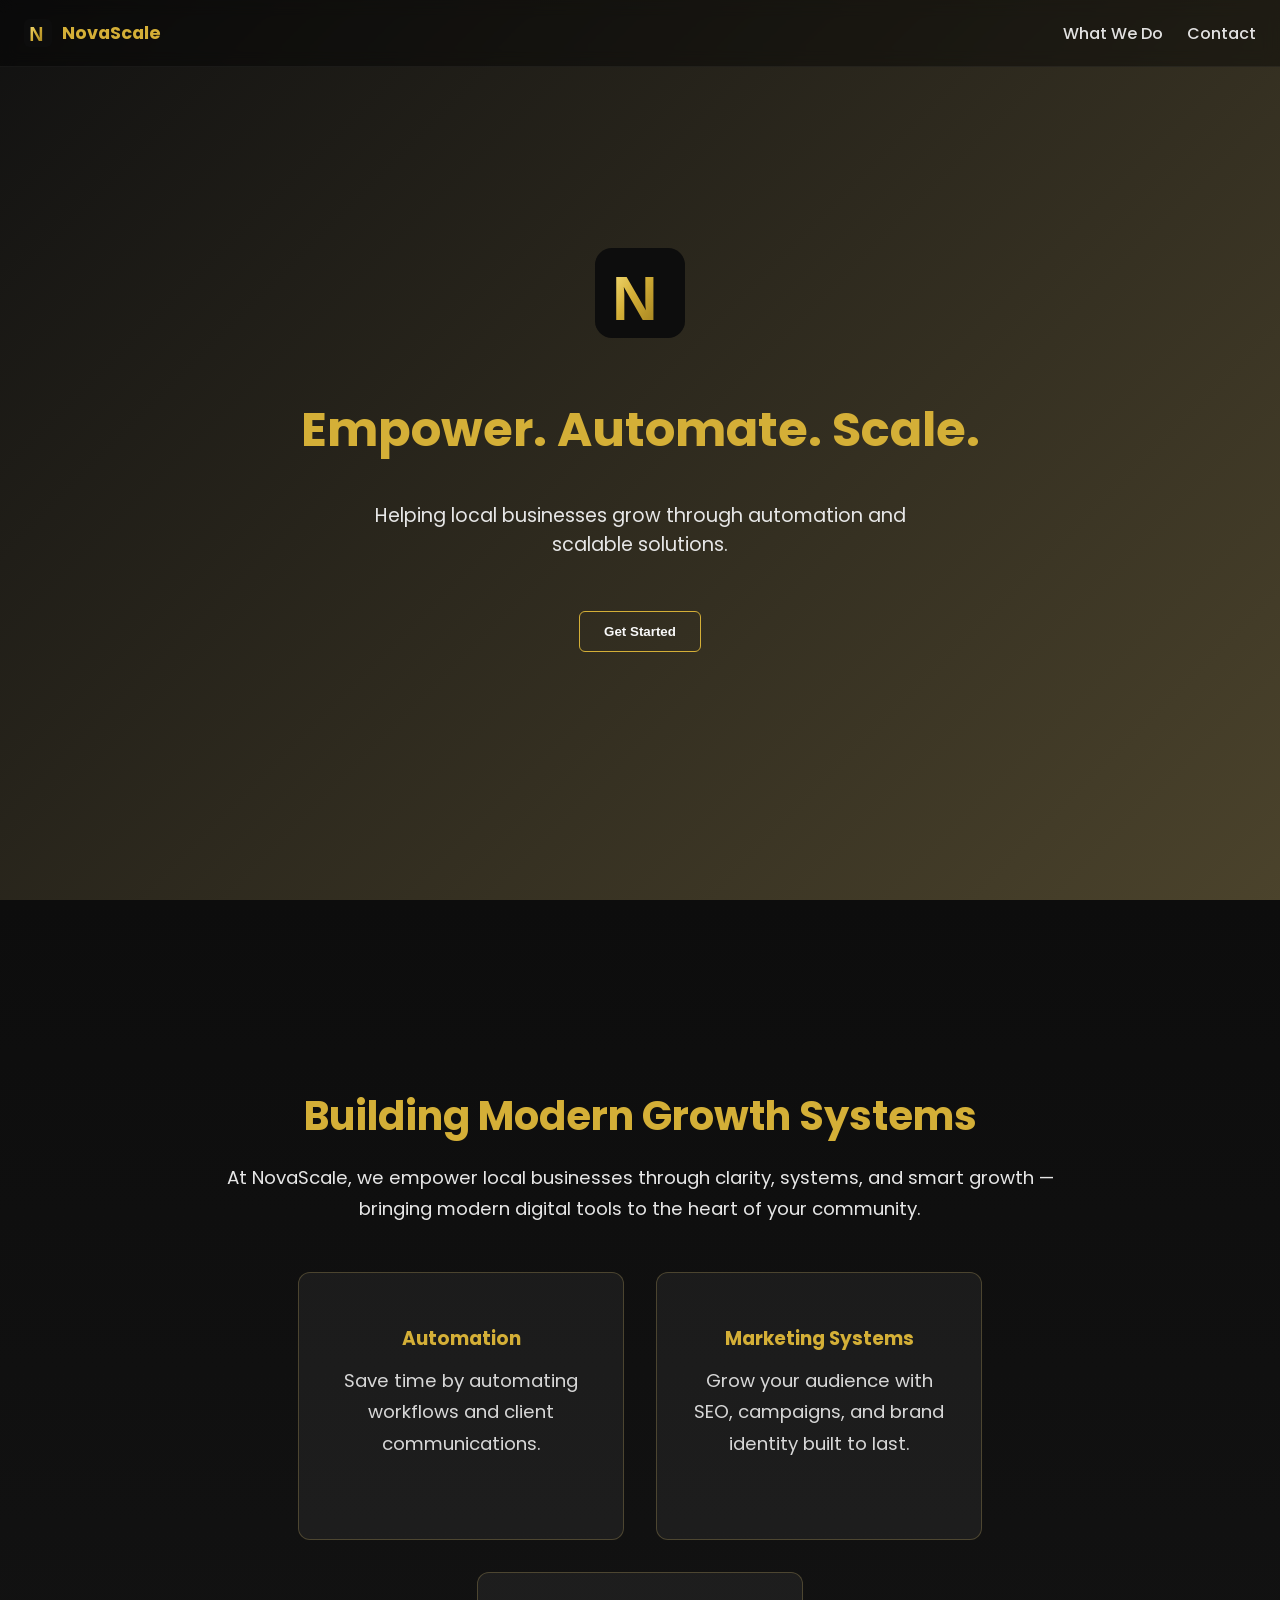
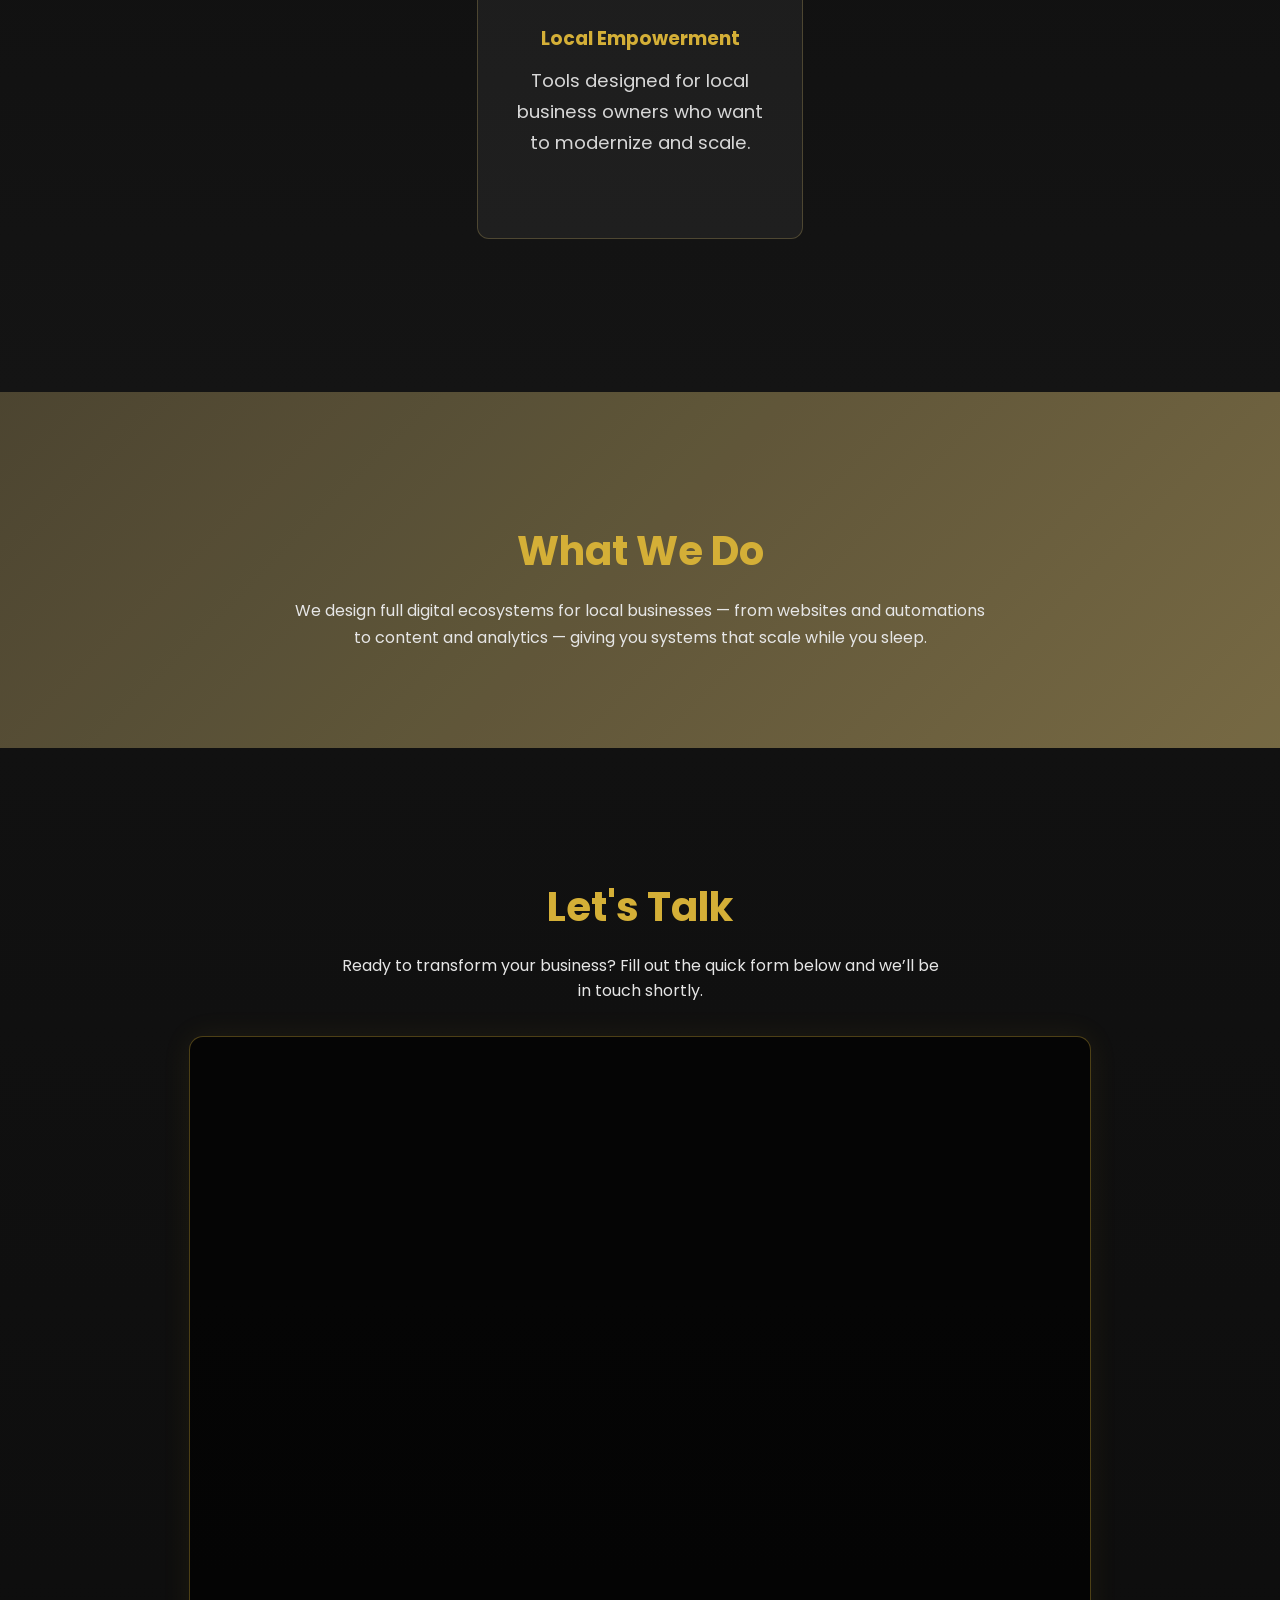
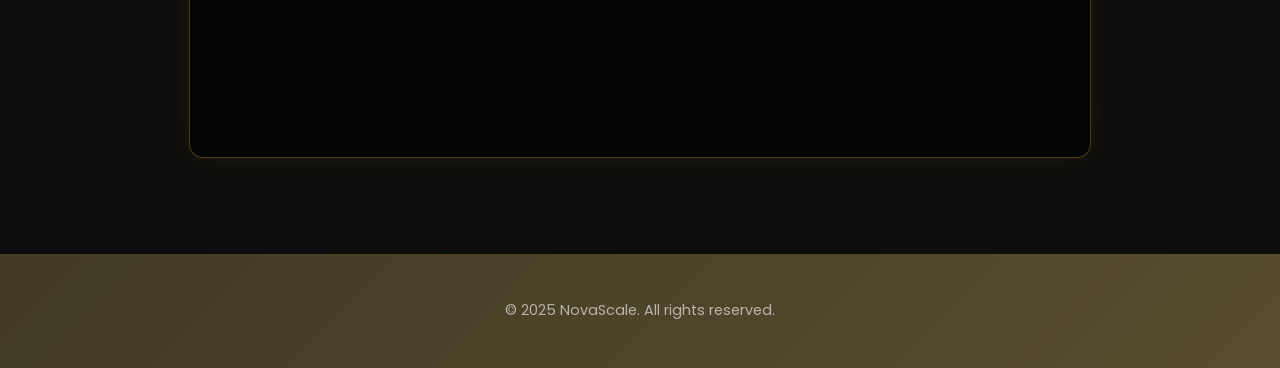
<file: index.html>
<!doctype html>
<html lang="en">
<head>
  <meta charset="utf-8" />
  <meta name="viewport" content="width=device-width, initial-scale=1" />
  <title>NovaScale — Empower. Automate. Scale Local.</title>
  <meta name="description" content="Helping local businesses modernize their workflows and digital presence with SEO, automation, AI, and social growth." />
  <link rel="icon" href="/logos/novascale_icon_n_gold.svg" type="image/svg+xml" />

  <!-- Fonts & Styles -->
  <link rel="preconnect" href="https://fonts.googleapis.com" />
  <link rel="preconnect" href="https://fonts.gstatic.com" crossorigin />
  <link href="https://fonts.googleapis.com/css2?family=Poppins:wght@400;600;700;800&display=swap" rel="stylesheet" />
  <link rel="stylesheet" href="/styles.css" />
  <style>html{scroll-behavior:smooth}</style>
</head>

<body>
  <!-- NAVBAR -->
  <header class="navbar">
    <div class="nav-logo">
      <img src="/logos/novascale_icon_n_gold.svg" alt="NovaScale logo" width="28" />
      <span>NovaScale</span>
    </div>
    <nav>
      <a href="#what-we-do">What We Do</a>
      <a href="#contact">Contact</a>
    </nav>
  </header>

  <!-- HERO -->
  <section class="hero" id="home">
    <img src="/logos/novascale_icon_n_gold.svg" alt="NovaScale logo" width="90" />
    <h1>Empower. Automate. Scale.</h1>
    <p>Helping local businesses grow through automation and scalable solutions.</p>
    <button onclick="document.getElementById('intro').scrollIntoView({behavior:'smooth'})">
      Get Started
    </button>
  </section>

  <!-- INTRO -->
  <section class="intro" id="intro">
    <div class="intro-content">
      <h2>Building Modern Growth Systems</h2>
      <p>
        At NovaScale, we empower local businesses through clarity, systems, and smart growth — bringing modern digital tools to the heart of your community.
      </p>
      <div class="intro-grid">
        <div class="intro-card">
          <h3>Automation</h3>
          <p>Save time by automating workflows and client communications.</p>
        </div>
        <div class="intro-card">
          <h3>Marketing Systems</h3>
          <p>Grow your audience with SEO, campaigns, and brand identity built to last.</p>
        </div>
        <div class="intro-card">
          <h3>Local Empowerment</h3>
          <p>Tools designed for local business owners who want to modernize and scale.</p>
        </div>
      </div>
    </div>
  </section>

  <!-- WHAT WE DO -->
  <section id="what-we-do" class="what-we-do">
    <h2>What We Do</h2>
    <p>
      We design full digital ecosystems for local businesses — from websites and automations to content and analytics — giving you systems that scale while you sleep.
    </p>
  </section>

  <!-- CONTACT -->
  <section id="contact" class="contact">
    <h2>Let's Talk</h2>
    <p>Ready to transform your business? Fill out the quick form below and we’ll be in touch shortly.</p>
    <div class="form-container">
      <iframe
        class="airtable-embed"
        src="https://airtable.com/embed/app2h3HVTzZEKZHPD/pagJhru7hkBSSEQ2Q/form?backgroundColor=black"
        frameborder="0"
        onmousewheel=""
        width="100%"
        height="720"
        style="background:rgba(0,0,0,0.65);border:1px solid rgba(212,175,55,0.35);border-radius:14px;box-shadow:0 0 30px rgba(212,175,55,0.08);"
      ></iframe>
    </div>
  </section>

  <!-- FOOTER -->
  <footer class="footer">
    <p>© 2025 NovaScale. All rights reserved.</p>
  </footer>

  <!-- Fade-in Script -->
  <script>
    const form = document.querySelector(".airtable-embed");
    window.addEventListener("scroll", () => {
      const rect = form.getBoundingClientRect();
      if (rect.top < window.innerHeight - 150) form.classList.add("visible");
    });
  </script>
</body>
</html>
</file>
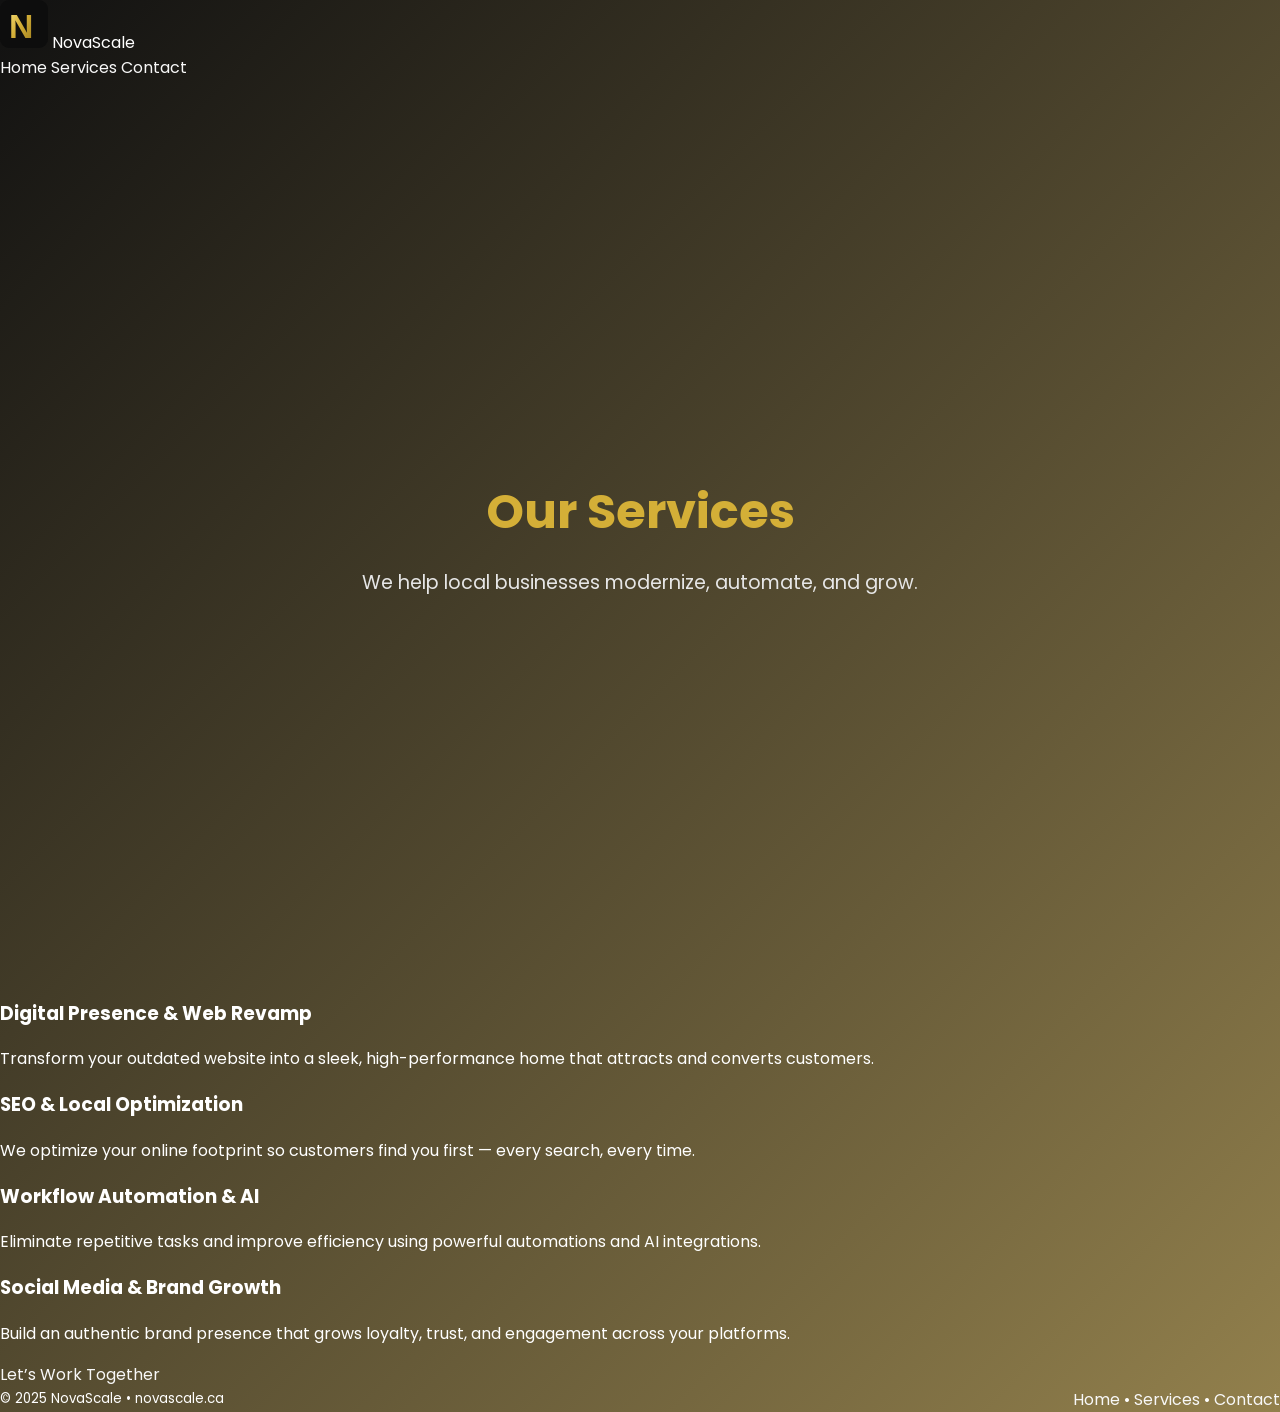
<file: services.html>
<!doctype html>
<html lang="en">
<head>
  <meta charset="utf-8">
  <meta name="viewport" content="width=device-width, initial-scale=1">
  <title>Services — NovaScale</title>
  <meta name="description" content="Our core services: web design, SEO, automation, and social growth.">

  <link rel="icon" href="/logos/novascale_icon_n_gold.svg" type="image/svg+xml">
  <link rel="preconnect" href="https://fonts.googleapis.com">
  <link rel="preconnect" href="https://fonts.gstatic.com" crossorigin>
  <link href="https://fonts.googleapis.com/css2?family=Poppins:wght@400;600;700;800&display=swap" rel="stylesheet">
  <link rel="stylesheet" href="/styles.css">
</head>

<body>
  <nav>
    <div class="container inner">
      <div class="brand">
        <img src="/logos/novascale_icon_n_gold.svg" alt="NovaScale N" width="48" height="48">
        <span>NovaScale</span>
      </div>
      <div class="links">
        <a href="index.html">Home</a>
        <a href="services.html" class="active">Services</a>
        <a href="index.html#contact">Contact</a>
      </div>
    </div>
  </nav>

  <header class="hero small">
    <div class="container center">
      <h1>Our Services</h1>
      <p>We help local businesses modernize, automate, and grow.</p>
    </div>
  </header>

  <main>
    <section class="section">
      <div class="container cards">
        <div class="card">
          <h3>Digital Presence & Web Revamp</h3>
          <p>Transform your outdated website into a sleek, high-performance home that attracts and converts customers.</p>
        </div>
        <div class="card">
          <h3>SEO & Local Optimization</h3>
          <p>We optimize your online footprint so customers find you first — every search, every time.</p>
        </div>
        <div class="card">
          <h3>Workflow Automation & AI</h3>
          <p>Eliminate repetitive tasks and improve efficiency using powerful automations and AI integrations.</p>
        </div>
        <div class="card">
          <h3>Social Media & Brand Growth</h3>
          <p>Build an authentic brand presence that grows loyalty, trust, and engagement across your platforms.</p>
        </div>
      </div>
    </section>

    <section class="section center">
      <a class="button" href="index.html#contact">Let’s Work Together</a>
    </section>
  </main>

  <footer>
    <div class="container" style="display:flex;justify-content:space-between;align-items:center;gap:16px;flex-wrap:wrap">
      <small>© 2025 NovaScale • novascale.ca</small>
      <div><a href="index.html">Home</a> • <a href="services.html">Services</a> • <a href="index.html#contact">Contact</a></div>
    </div>
  </footer>
</body>
</html>
    </div>
  </footer>
</body>
</html>
</file>
<file: styles.css>
/* ====== BASE STYLING ====== */
html, body {
  margin: 0;
  font-family: 'Poppins', sans-serif;
  color: white;
  background: linear-gradient(-45deg, #0d0d0d, #1a1a1a, #bda560, #111111);
  background-size: 400% 400%;
  animation: gradientMove 12s ease infinite;
  overflow-x: hidden;
}

@keyframes gradientMove {
  0% {background-position:0% 50%}
  50% {background-position:100% 50%}
  100% {background-position:0% 50%}
}

:root{
  --bg:#0D0D0D;
  --gold:#D4AF37;
  --silver:#E6E6E6;
  --white:#F8F8F8;
  --muted:#141414;
  --border:#2A2A2A;
}

a{text-decoration:none;color:var(--white);transition:.3s}
a:hover{color:var(--gold)}

/* ====== NAVBAR ====== */
.navbar {
  width: 100%;
  padding: 1.2rem 1.5rem; /* reduces horizontal padding equally */
  position: fixed;
  top: 0;
  left: 0;
  display: flex;
  justify-content: space-between;
  align-items: center;
  background: rgba(0, 0, 0, 0.4);
  backdrop-filter: blur(8px);
  -webkit-backdrop-filter: blur(8px);
  z-index: 1000;
  border-bottom: 1px solid rgba(255, 255, 255, 0.05);
  box-sizing: border-box; /* ensures padding doesn’t push content out */
}

.nav-logo {
  display: flex;
  align-items: center;
  gap: 0.6rem;
  font-weight: 700;
  color: var(--gold);
  font-size: 1.1rem;
}

.navbar nav {
  display: flex;
  justify-content: flex-end;
  align-items: center;
  gap: 1.5rem;
  flex-shrink: 1;
  flex-wrap: nowrap;
  min-width: 0;
}

@media (max-width: 768px) {
  .navbar nav {
    gap: 1rem;              /* tighter gap on small screens */
    padding-right: 1rem;
  }
}

.navbar nav a {
  font-weight: 500;
  opacity: 0.9;
  white-space: nowrap;
  text-align: right;
  flex-shrink: 0; /* prevents the link text from squishing */
}


.navbar nav a:hover {
  color: var(--gold);
  opacity: 1;
}

/* ====== HERO ====== */
.hero{
  height:100vh;
  display:flex;
  flex-direction:column;
  justify-content:center;
  align-items:center;
  text-align:center;
  color:var(--white);
  padding:0 1rem;
}
.hero img{width:90px;margin-bottom:1rem}
.hero h1{font-size:3rem;font-weight:700;color:var(--gold);margin-bottom:1rem}
.hero p{font-size:1.2rem;color:var(--silver);max-width:600px}
.hero button{
  margin-top:2rem;
  background:none;
  border:1px solid var(--gold);
  color:var(--white);
  padding:.75rem 1.5rem;
  font-weight:600;
  border-radius:6px;
  transition:all .3s ease;
  cursor:pointer;
}
.hero button:hover{
  background:var(--gold);
  color:var(--muted);
  transform:scale(1.05);
}

/* ====== INTRO ====== */
.intro{
  min-height:100vh;
  background:linear-gradient(180deg,#0d0d0d 0%,#141414 100%);
  display:flex;
  align-items:center;
  justify-content:center;
  padding:6rem 2rem;
  text-align:center;
}
.intro-content{max-width:900px}
.intro h2{font-size:2.5rem;color:var(--gold);margin-bottom:1rem}
.intro p{
  font-size:1.15rem;
  color:var(--silver);
  margin:0 auto 3rem;
  line-height:1.7;
}
.intro-grid{
  display:flex;
  justify-content:center;
  flex-wrap:wrap;
  gap:2rem;
}
.intro-card{
  background:rgba(255,255,255,.05);
  border:1px solid rgba(189,165,96,.3);
  border-radius:12px;
  padding:2rem;
  width:260px;
  transition:all .3s ease;
}
.intro-card:hover{
  transform:translateY(-10px);
  box-shadow:0 10px 25px rgba(189,165,96,.15);
}
.intro-card h3{color:var(--gold);margin-bottom:.75rem}
.intro-card p{color:var(--white);opacity:.85}

/* ====== WHAT WE DO ====== */
.what-we-do{
  padding:6rem 2rem;
  text-align:center;
  background:rgba(255,255,255,.03);
}
.what-we-do h2{font-size:2.5rem;color:var(--gold);margin-bottom:1rem}
.what-we-do p{
  color:var(--silver);
  max-width:700px;
  margin:0 auto;
  line-height:1.7;
}

/* ====== CONTACT ====== */
.contact{
  padding:6rem 2rem;
  text-align:center;
  background:linear-gradient(180deg,#111111 0%,#0d0d0d 100%);
}
.contact h2{font-size:2.5rem;color:var(--gold);margin-bottom:1rem}
.contact p{
  color:var(--silver);
  margin-bottom:2rem;
  max-width:600px;
  margin-left:auto;
  margin-right:auto;
  line-height:1.6;
}
.form-container{display:flex;justify-content:center}

/* Airtable fade-in effect */
.airtable-embed{
  width:100%;
  max-width:900px;
  height:720px;
  border-radius:12px;
  border:1px solid rgba(189,165,96,.3);
  background:transparent;
  opacity:0;
  transform:translateY(40px);
  transition:all .8s ease;
}
.airtable-embed.visible{
  opacity:1;
  transform:translateY(0);
}

/* ====== FOOTER ====== */
.footer{
  text-align:center;
  padding:2rem;
  background:rgba(0,0,0,.4);
  color:rgba(255,255,255,.6);
  font-size:.9rem;
}
</file>
